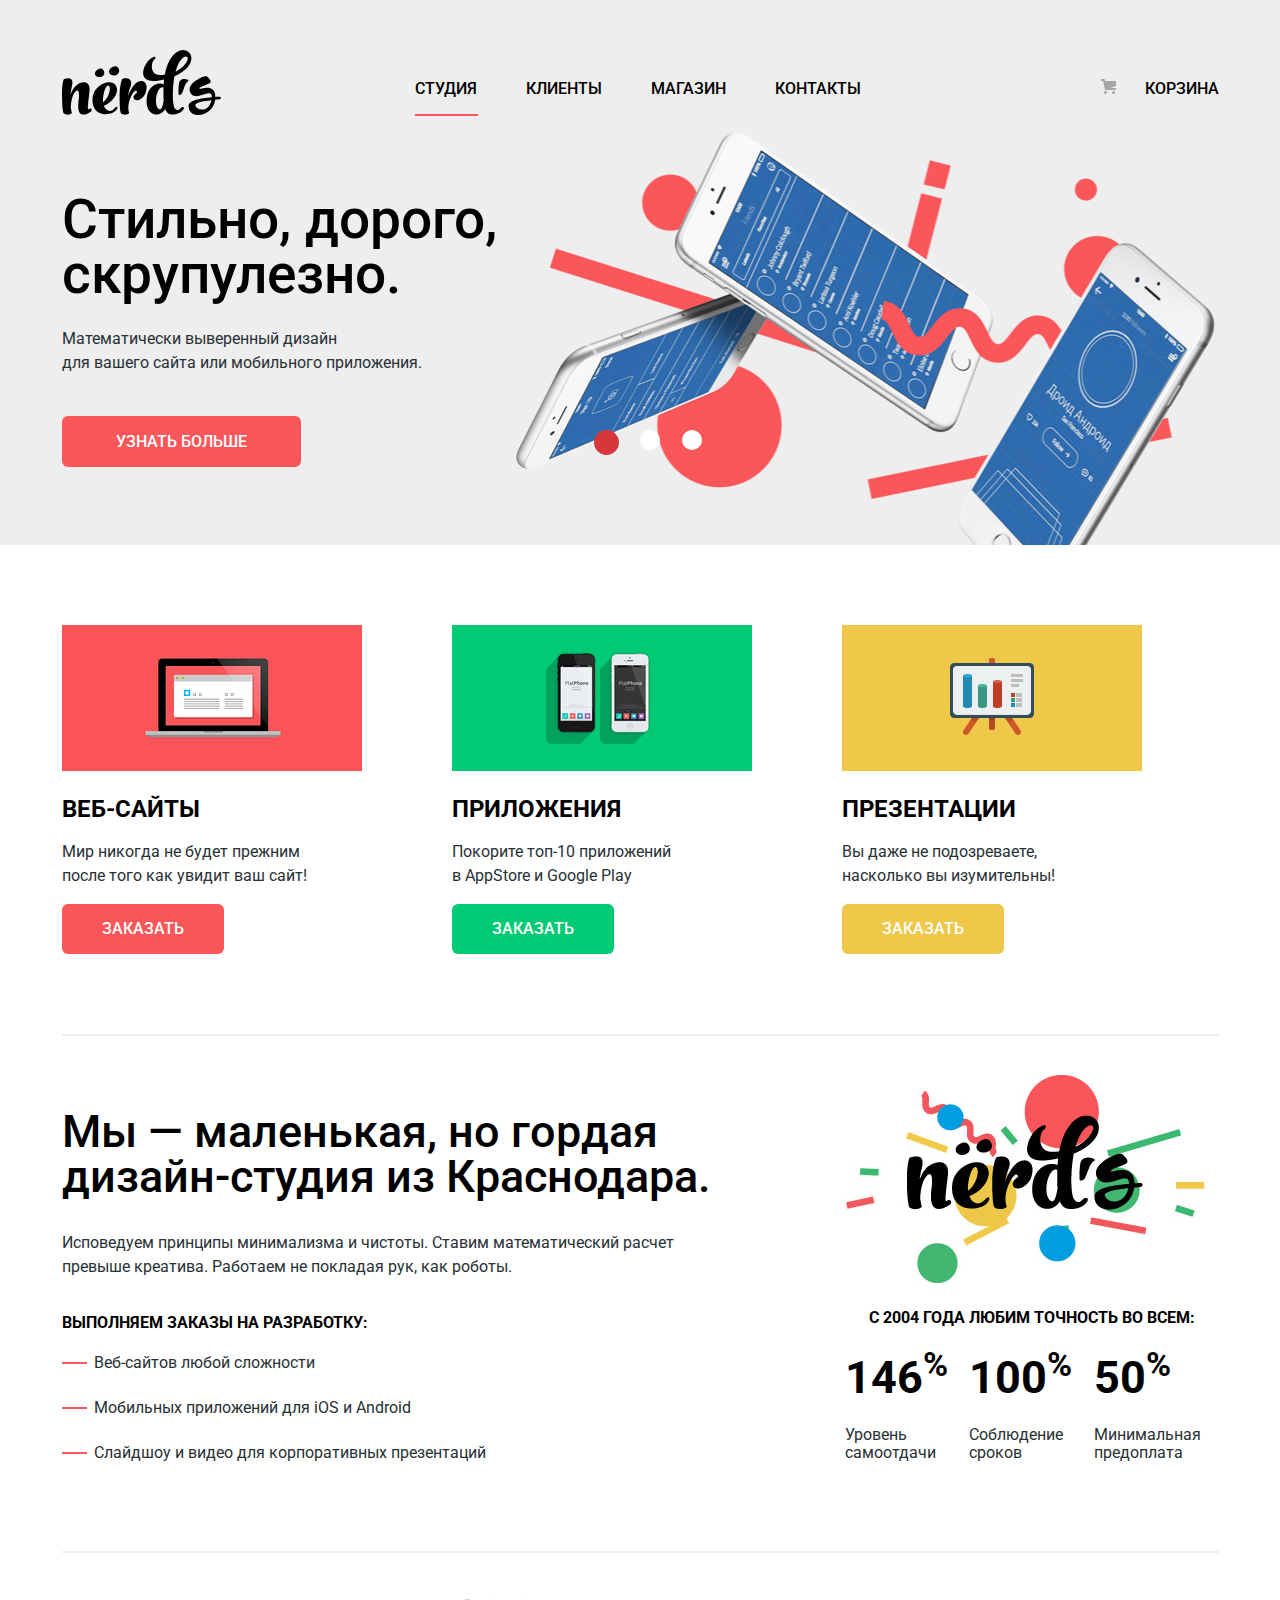
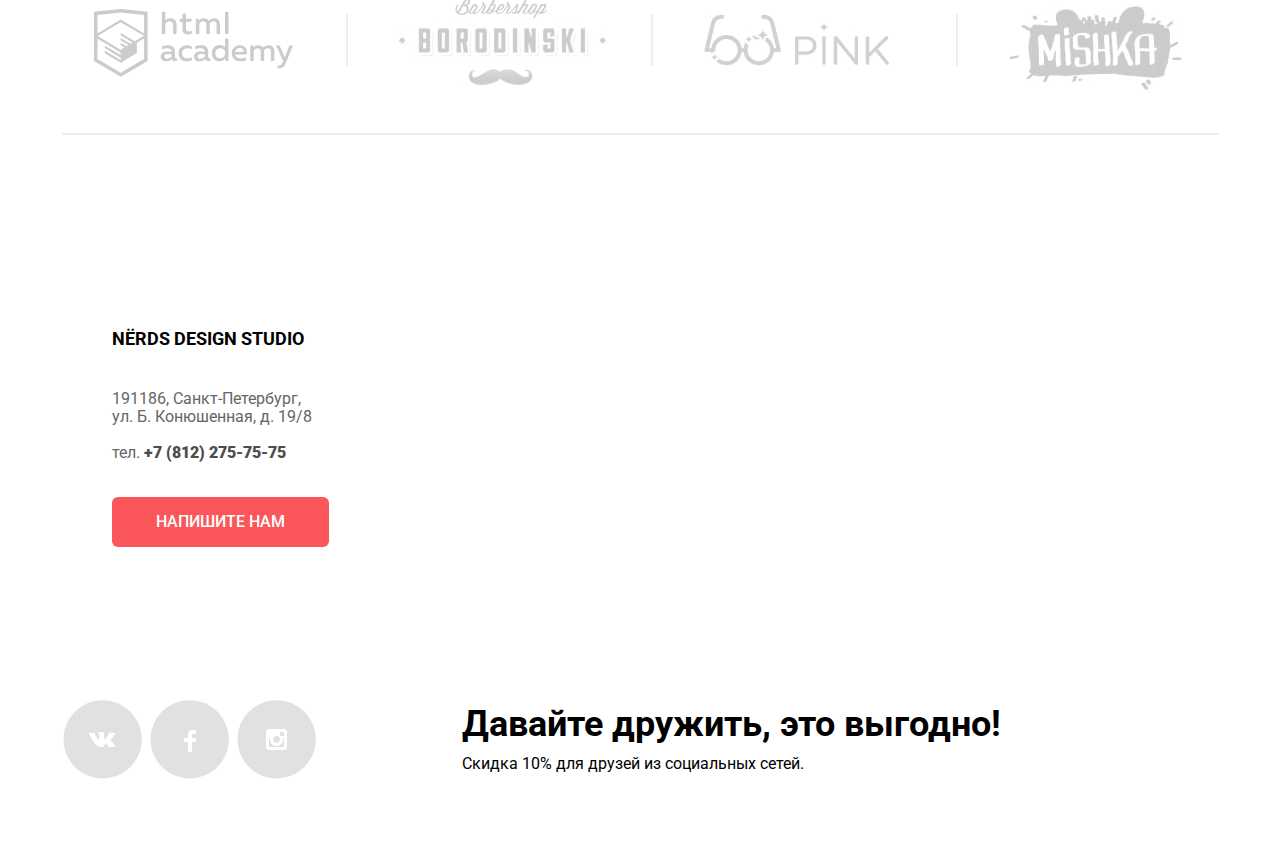
<file: index.html>
<!DOCTYPE html>
<html lang="ru" class="page">

<head>
  <title>Интернет магазин Nerds</title>
  <meta charset="utf-8">
  <meta property="og:url" content="https://graph1te.github.io/">
  <meta property="og:type" content="website">
  <meta property="og:title" content="Nerds design studio">
  <meta property="og:description" content="Математически выверенный дизайн
  для вашего сайта или мобильного приложения.">
  <meta property="og:image" content="https://graph1te.github.io/img/svg/nerds-logo.svg">
  <link rel="preconnect" href="https://fonts.gstatic.com">
  <link
    href="https://fonts.googleapis.com/css2?family=Roboto:ital,wght@0,100;0,300;0,400;0,500;0,700;0,900;1,100;1,300;1,400;1,500;1,700;1,900&display=swap"
    rel="stylesheet">
  <link rel="stylesheet" href="css/normalize.css">
  <link rel="stylesheet" href="css/style.min.css">
</head>

<body class="page-body">
  <header class="main-header">
    <nav class="main-navigation">
      <div class="main-navigation-wrapper">
        <div class="logo">
          <a class="main-header-logo" href="index.html"><img src="img/svg/nerds-logo.svg" alt="Логотип Nerds"
              width="159.87px" height="65.02px"></a>
        </div>
        <ul class="site-navigation">
          <li class="current-index"><a href="index.html">Студия</a></li>
          <li><a href="#costumers">Клиенты</a></li>
          <li><a href="catalog.html">Магазин</a></li>
          <li><a href="#contacts">Контакты</a></li>
        </ul>
        <div class="cart">
          <a href="in-developing.html">Корзина</a>
        </div>
      </div>
    </nav>
    <div class="advantages">
      <section class="advantages-1 roflan">
        <div>
          <h2>Стильно, дорого, <br> скрупулезно.</h2>
          <p class="advantages-info">Математически выверенный дизайн <br> для вашего сайта или
            мобильного приложения.</p>
          <div class="more-inform"><a href="#more-info" class="button advantages-button" tabindex="0">Узнать больше</a>
          </div>
        </div>
      </section>
      <section class="advantages-2  modal-hidden roflan">
        <div>
          <h2>Любим математику <br> как никто другой.</h2>
          <p class="advantages-info">Никакого креатива, только математические формулы <br> для расчёта идеальных
            пропорций.</p>
          <div class="more-inform"><a href="#more-info" class="button advantages-button" tabindex="0">Узнать больше</a>
          </div>
        </div>
      </section>
      <section class="advantages-3 modal-hidden roflan">
        <div>
          <h2>Только ночь, <br> только хардкор.</h2>
          <p class="advantages-info">Работать днём, как все? Мы против этого. <br> Ближе к полуночи работа только
            начинается.
          </p>
          <div class="more-inform"><a href="#more-info" class="button advantages-button" tabindex="0">Узнать больше</a>
          </div>
        </div>
      </section>
      <div class="switcher">
        <button class="slider-button-1 slider-button active-slide" type="button"></button>
        <button class="slider-button-2 slider-button" type="button"></button>
        <button class="slider-button-3 slider-button" type="button"></button>
      </div>
    </div>
  </header>
  <main class="container">
    <h1 class="hidden">Интернет магазин Nerds</h1>
    <h2 class="hidden">Наши продукты</h2>
    <section class="products">
      <div>
        <img src="img/png/illustration-1%201.png" alt="" width="300" height="146">
        <h3 class="products-item">Веб-сайты</h3>
        <p class="products-info">Мир никогда не будет прежним <br> после того как увидит ваш
          сайт!</p>
        <button type="button" class="button products-button-web" tabindex="0" aria-label="Заказать">Заказать</button>
      </div>
      <div>
        <img src="img/png/illustration-2%201.png" alt="" width="300" height="146">
        <h3 class="products-item">Приложения</h3>
        <p class="products-info">Покорите топ-10 приложений <br> в AppStore и Google Play</p>
        <button type="button" class="button products-button-apps" tabindex="0" aria-label="Заказать">Заказать</button>
      </div>
      <div>
        <img src="img/png/illustration-3%201.png" alt="" width="300" height="146">
        <h3 class="products-item">Презентации</h3>
        <p class="products-info">Вы даже не подозреваете, <br> насколько вы изумительны!</p>
        <button type="button" class="button products-button-presentation" tabindex="0"
          aria-label="Заказать">Заказать</button>
      </div>
    </section>
    <h2 class="hidden">О нас</h2>
    <div class="line">
      <div class="information">
        <section class="about-us">
          <h2 id="more-info">Мы — маленькая, но гордая <br> дизайн-студия из Краснодара.
          </h2>
          <p class="about-us-info">Исповедуем принципы минимализма и чистоты. Ставим
            математический расчет <br> превыше
            креатива. Работаем
            не покладая рук, как роботы.</p>
        </section>
        <section class="features">
          <h3>Выполняем заказы на разработку:</h3>
          <ul id="costumers" class="features-list">
            <li class="features-list-item">Веб-сайтов любой сложности</li>
            <li class="features-list-item">Мобильных приложений для iOS и Android
            </li>
            <li class="features-list-item">Слайдшоу и видео для корпоративных
              презентаций</li>
          </ul>
        </section>
      </div>
      <section class="statistics">
        <img src="img/png/nerds-illustration 1.png" alt="" width="360" height="208">
        <h3>с 2004 года Любим точность во всем:</h3>
        <ul class="statistics-list">
          <div>
            <li class="statistics-list-item">146<sup>%</sup></li>
            <p class="statistics-list-item-info">Уровень <br> самоотдачи</p>
          </div>
          <div>
            <li class="statistics-list-item">100<sup>%</sup></li>
            <p class="statistics-list-item-info">Соблюдение <br> сроков</p>
          </div>
          <div>
            <li class="statistics-list-item">50<sup>%</sup></li>
            <p class="statistics-list-item-info">Минимальная <br> предоплата</p>
          </div>
        </ul>
      </section>
    </div>
    <section class="costumers">
      <h2 class="hidden">Клиенты</h2>
      <div class="costumer-item">
        <a href="https://htmlacademy.ru/courses" class="costumer-name pic-1"><img src="img/svg/logo-html-academiya.svg"
            alt="Html Academy logo" width="199" height="67.82"></a>
      </div>
      <div class="costumer-item">
        <a href="http://barbershop-borodinski.webflow.io/" class="costumer-name pic-2"><img
            src="img/jpg/logo barbershop.jpg" alt="Borodinski barbershop logo" width="209" height="90"></a>
      </div>
      <div class="costumer-item">
        <a href="https://hungryowl.github.io/pink/index.html" class="costumer-name pic-3"><img
            src="img/jpg/logo-pink.jpg" alt="Pink logo" width="185" height="52"></a>
      </div>
      <div class="costumer-item">
        <a href="http://kobrikov.com/mishka/" class="costumer-name pic-4"><img src="img/jpg/logo-mishka.jpg"
            alt="Mishka logo" width="173" height="84"></a>
      </div>
    </section>
  </main>
  <footer class="page-footer">
    <div class="info">
      <section class="contacts">
        <h2 id="contacts">NЁRDS DESIGN STUDIO</h2>
        <p>191186, Санкт-Петербург,<br>ул. Б. Конюшенная, д. 19/8 <br><br> тел. <a href="tel:+78122757575">+7 (812)
            275-75-75</a></p>
        <div class="cont-button"><button type="button" class="button contacts-button">Напишите нам</button></div>
      </section>
    </div>
    <figure class="map">
      <iframe src="https://snazzymaps.com/embed/3263" style="border:none;" height="416px" width="100%"
        title="Офис компании по адресу ул. Большая Конюшенная 19/8, Санкт-Петербург"></iframe>
    </figure>
    <div class="modal modal-hidden">
      <h2>Напишите нам</h2>
      <div class="modal-window">
        <form action="https://echo.htmlacademy.ru" method="post" target="_blank">
          <div class="user">
            <div class="user-name">
              <div class="user-name_input">
                <label for="user_name">Ваше имя:</label>
                <textarea name="name" id="user_name" placeholder="Имя Фамилия" required></textarea>
              </div>
            </div>
            <div class="user-email">
              <div class="user-email_input">
                <label for="email">Ваш email:</label>
                <textarea name="email" id="email" placeholder="email@example.com" required></textarea>
              </div>
            </div>
          </div>
          <div class="user-text">
            <div class="user-text_input">
              <label for="text-letter">Текст письма:</label>
              <textarea name="text-of-letter" id="text-letter" placeholder="В свободной форме" required></textarea>
            </div>
          </div>
          <button type="submit" class="button modal-button">Отправить</button>
          <button class="modal-close" type="button" tabindex="0"></button>
        </form>
      </div>
    </div>
    <div class="modal modal-hidden modal-web">
      <h2>Напишите нам</h2>
      <div class="modal-window">
        <form action="https://echo.htmlacademy.ru" method="post" target="_blank">
          <div class="user">
            <div class="user-name">
              <div class="user-name_input">
                <label for="user_name">Ваше имя:</label>
                <textarea name="nameWeb" id="user_name" placeholder="Имя Фамилия" required autofocus></textarea>
              </div>
            </div>
            <div class="user-email">
              <div class="user-email_input">
                <label for="email">Ваш email:</label>
                <textarea name="emailWeb" id="email" placeholder="email@example.com" required></textarea>
              </div>
            </div>
          </div>
          <div class="user-text">
            <div class="user-text_input">
              <label for="text-letter">Текст письма:</label>
              <textarea name="text-of-letter" id="text-letter" required readonly>Хочу заказать веб-сайт! </textarea>
            </div>
          </div>
          <button type="submit" class="button modal-button modal-button-web">Отправить</button>
          <button class="modal-close modal-close-web" type="button" tabindex="0"></button>
        </form>
      </div>
    </div>
    <div class="modal modal-hidden modal-app">
      <h2>Напишите нам</h2>
      <div class="modal-window">
        <form action="https://echo.htmlacademy.ru" method="post" target="_blank">
          <div class="user">
            <div class="user-name">
              <div class="user-name_input">
                <label for="user_name">Ваше имя:</label>
                <textarea name="nameApp" id="user_name" placeholder="Имя Фамилия" required autofocus></textarea>
              </div>
            </div>
            <div class="user-email">
              <div class="user-email_input">
                <label for="email">Ваш email:</label>
                <textarea name="emailApp" id="email" placeholder="email@example.com" required></textarea>
              </div>
            </div>
          </div>
          <div class="user-text">
            <div class="user-text_input">
              <label for="text-letter">Текст письма:</label>
              <textarea name="text-of-letter" id="text-letter" placeholder="В свободной форме" required
                readonly>Хочу заказать приложение! </textarea>
            </div>
          </div>
          <button type="submit" class="button modal-button modal-button-green">Отправить</button>
          <button class="modal-close modal-close-app" type="button" tabindex="0"></button>
        </form>
      </div>
    </div>
    <div class="modal modal-hidden modal-presentation">
      <h2>Напишите нам</h2>
      <div class="modal-window">
        <form action="https://echo.htmlacademy.ru" method="post" target="_blank">
          <div class="user">
            <div class="user-name">
              <div class="user-name_input">
                <label for="user_name">Ваше имя:</label>
                <textarea name="namePr" id="user_name" placeholder="Имя Фамилия" required autofocus></textarea>
              </div>
            </div>
            <div class="user-email">
              <div class="user-email_input">
                <label for="email">Ваш email:</label>
                <textarea name="emailPr" id="email" placeholder="email@example.com" required></textarea>
              </div>
            </div>
          </div>
          <div class="user-text">
            <div class="user-text_input">
              <label for="text-letter">Текст письма:</label>
              <textarea name="text-of-letter" id="text-letter" placeholder="В свободной форме" required
                readonly>Хочу заказать презентацию! </textarea>
            </div>
          </div>
          <button type="submit" class="button modal-button modal-button-yellow">Отправить</button>
          <button class="modal-close modal-close-presentation" type="button" tabindex="0"></button>
        </form>
      </div>
    </div>
    </div>

    <section class="links">
      <div class="links-logo">
        <a href="https://vk.com/ndwmnt" class="links-link">
          <div class="links-logo-vk" aria-label="Ссылка вк"></div>
        </a>
        <a href="https://www.facebook.com/people/%D0%95%D0%B3%D0%BE%D1%80-%D0%90%D0%BD%D0%B4%D0%B5%D1%80%D1%81/100026988619977"
          class="links-link">
          <div class="links-logo-fb" aria-label="Ссылка фейсбук"></div>
        </a>
        <a href="https://www.instagram.com/_ndwmnt_" class="links-link">
          <div class="links-logo-insta" aria-label="Ссылка инстаграм"></div>
        </a>
      </div>
      <div class="links-text">
        <h2>Давайте дружить, это выгодно!</h2>
        <p>Скидка 10% для друзей из социальных сетей.</p>
      </div>
    </section>
  </footer>
  <script src="js/script.min.js"></script>
</body>

</html>
</file>
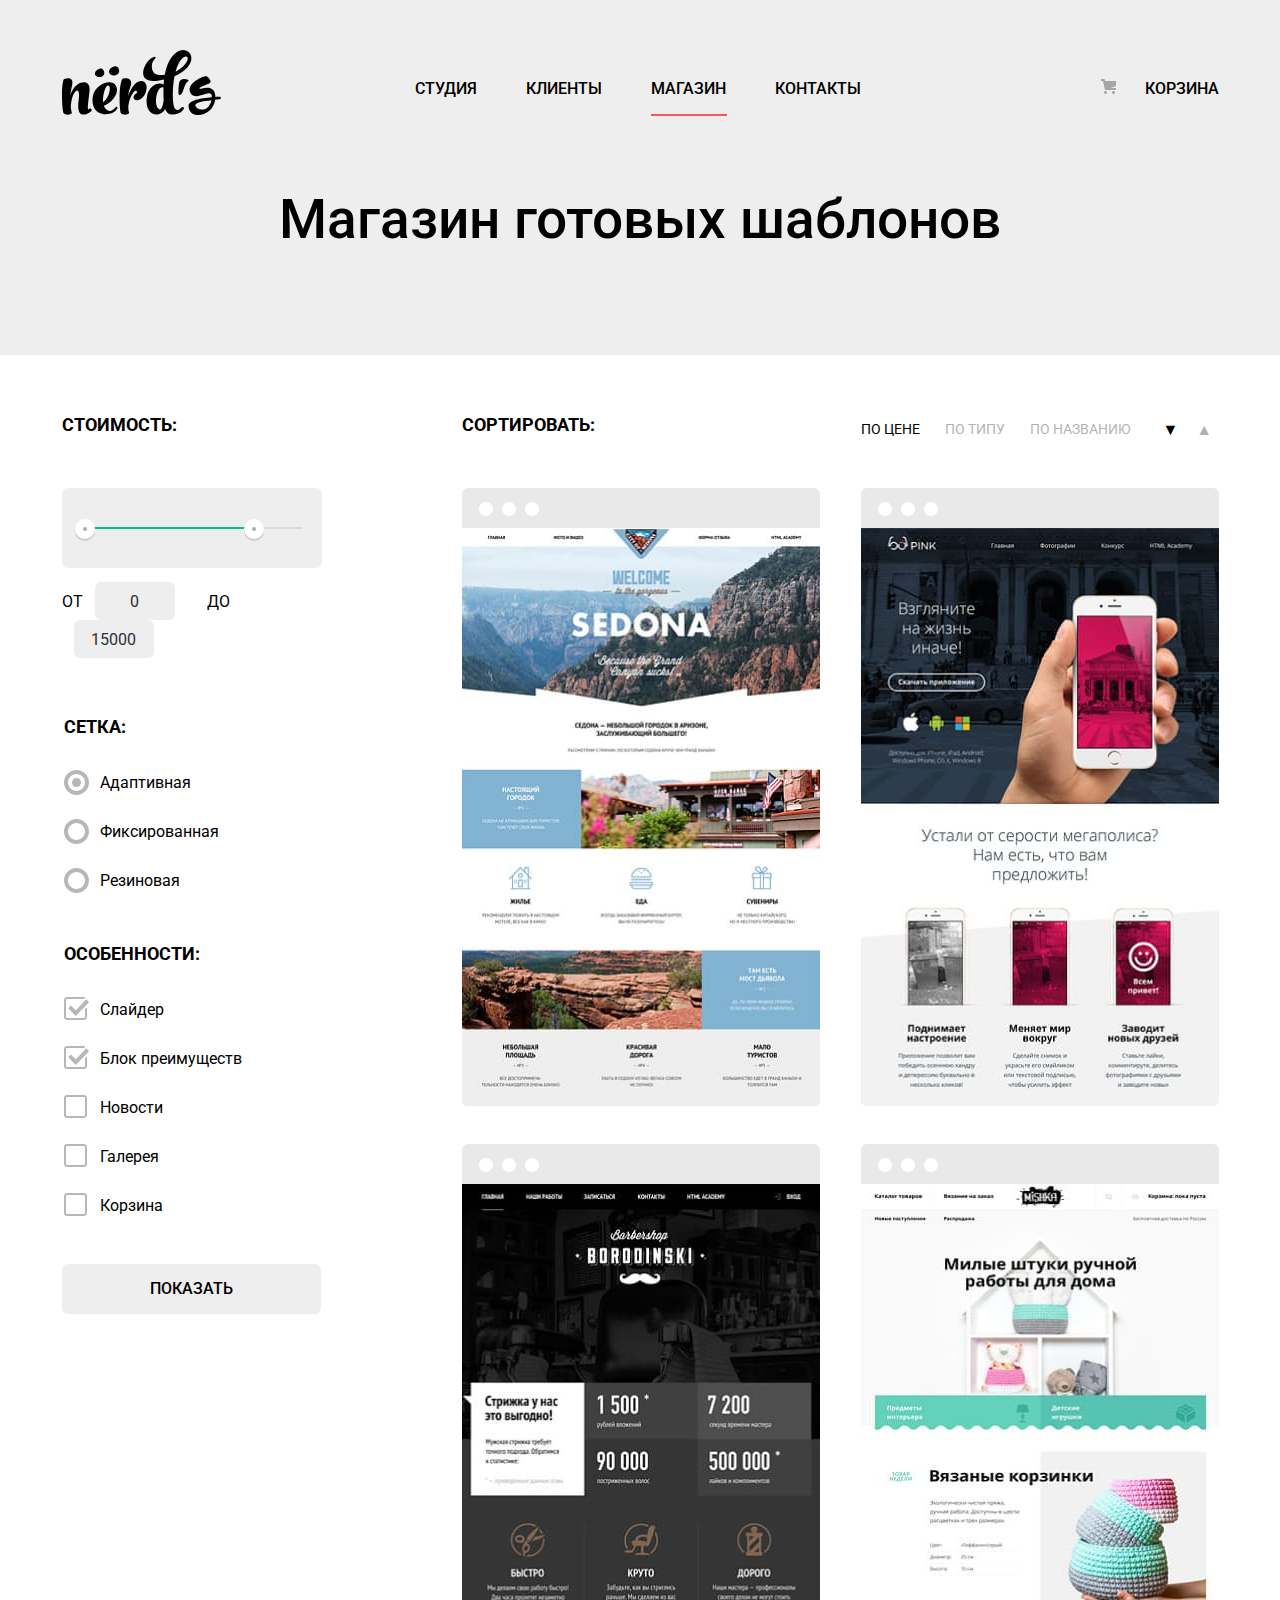
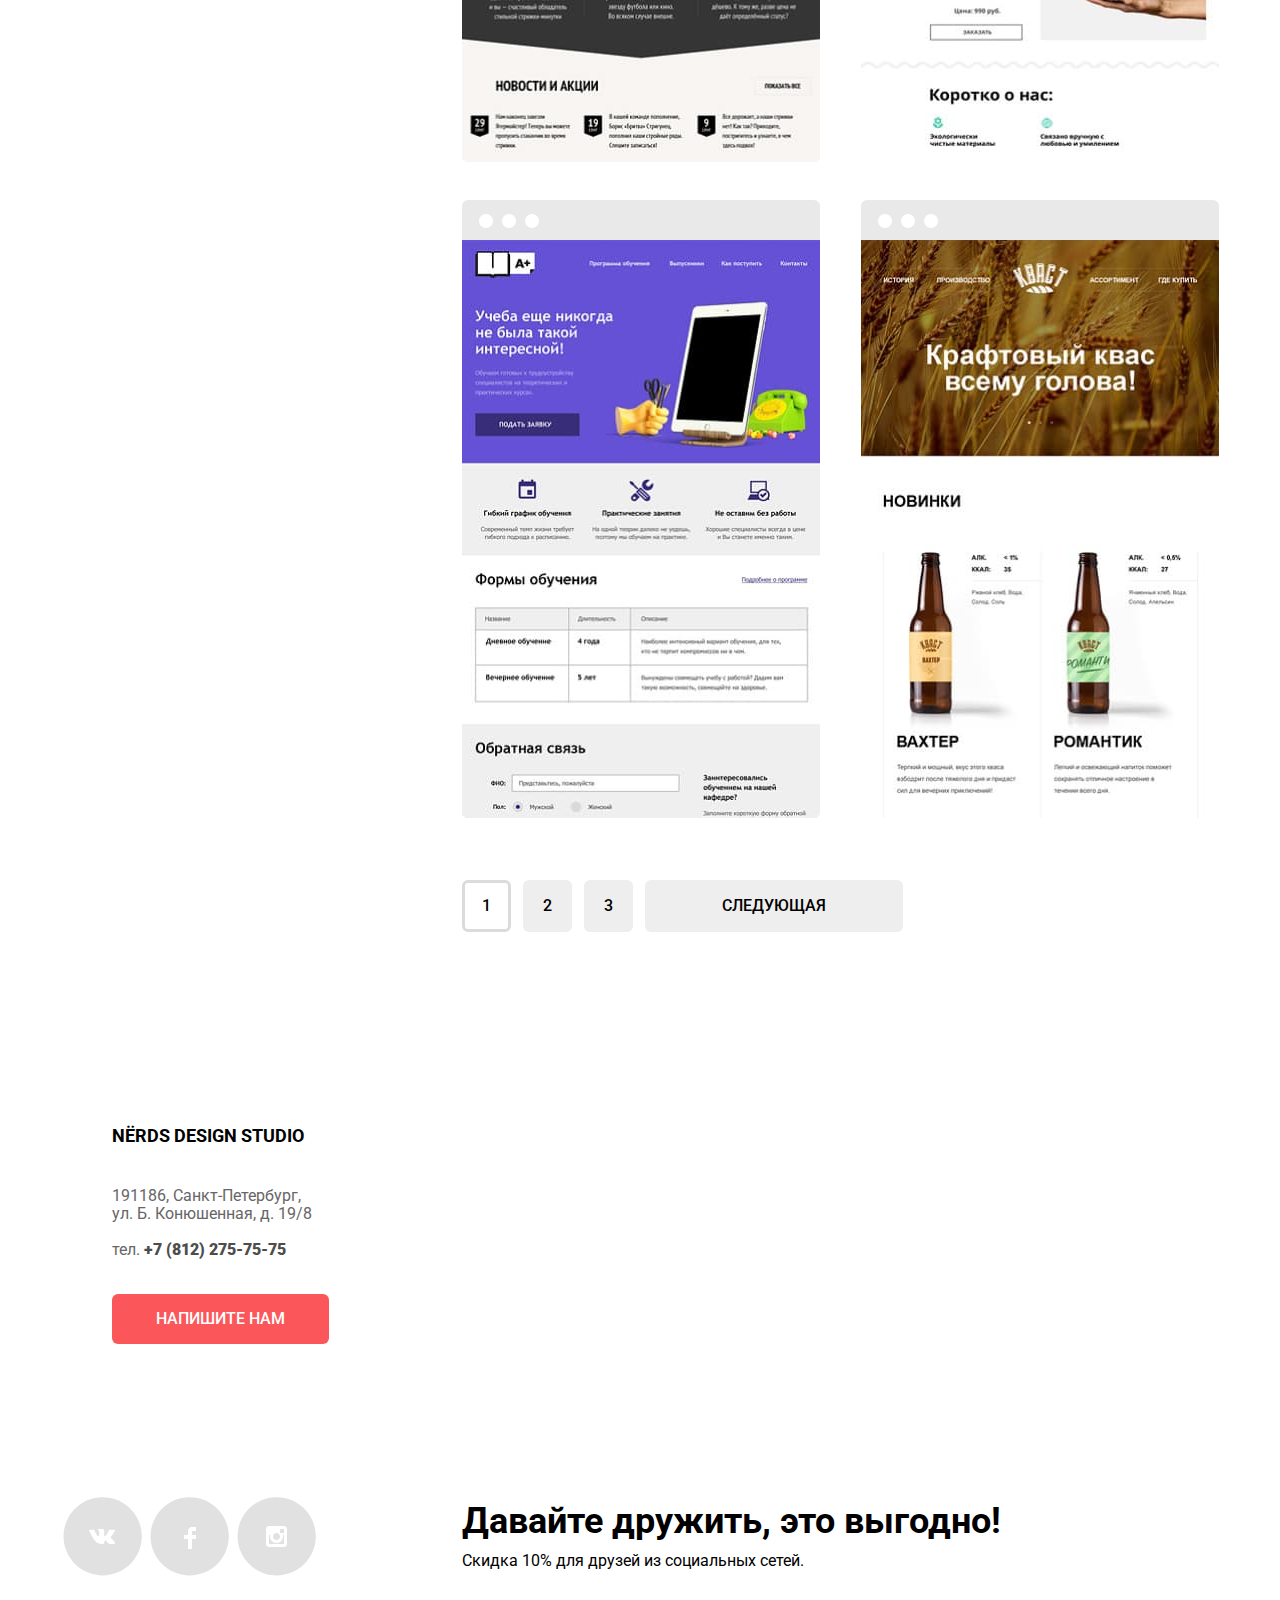
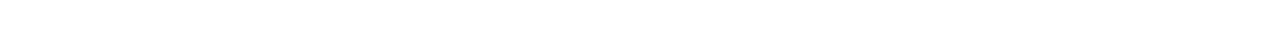
<file: catalog.html>
<!DOCTYPE html>
<html lang="ru" class="page">

<head>
  <title>Магазин готовых шаблонов</title>
  <meta charset="utf-8">
  <meta property="og:url" content="https://graph1te.github.io/">
  <meta property="og:type" content="website">
  <meta property="og:title" content="Nerds design studio">
  <meta property="og:description" content="Математически выверенный дизайн
  для вашего сайта или мобильного приложения.">
  <meta property="og:image" content="https://graph1te.github.io/img/svg/nerds-logo.svg">
  <link rel="preconnect" href="https://fonts.gstatic.com">
  <link
    href="https://fonts.googleapis.com/css2?family=Roboto:ital,wght@0,100;0,300;0,400;0,500;0,700;0,900;1,100;1,300;1,400;1,500;1,700;1,900&display=swap"
    rel="stylesheet">
  <link rel="stylesheet" href="css/normalize.css">
  <link rel="stylesheet" href="css/style.min.css">
</head>

<body class="page-body">
  <header class="main-header header-shop">
    <nav class="main-navigation">
      <div class="main-navigation-wrapper">
        <div class="logo">
          <a class="main-header-logo" href="index.html"><img src="img/svg/nerds-logo.svg" alt="Логотип Nerds"
              width="159.87px" height="65.02px"></a>
        </div>
        <ul class="site-navigation">
          <li><a href="index.html">Студия</a></li>
          <li><a href="index.html#costumers">Клиенты</a></li>
          <li class="current-catalog"><a href="catalog.html">Магазин</a></li>
          <li><a href="#contacts">Контакты</a></li>
        </ul>
        <div class="cart">
          <a href="in-developing.html">Корзина</a>
        </div>
      </div>
    </nav>
    <div class="headline">
      <h1>Магазин готовых шаблонов</h1>
    </div>
  </header>
  <main class="container shop-main">
    <aside class="filter">
      <form method="get" action="https://echo.htmlacademy.ru" target="_blank">
        <fieldset class="filter_cost">
          <legend class="filter_headline-cost">Стоимость:</legend>
          <div class="range-filter">
            <div class="cost-range">
              <div class="range-controls">
                <div class="scale">
                  <div class="bar" style="
                    width: 80%;
                    margin-left: 0%;
                    "></div>
                </div>
                <div class="toggle toggle-min" tabindex="0" style="
                  left: 5%;
                "></div>
                <div class="toggle toggle-max" tabindex="0" style="
                  left: 70%;
                "></div>
              </div>
            </div>
            <div class="cost">
              <span class="cost-item"><label>ОТ<input type="number" min="0" max="15000" value="0"
                    class="filter_number"></label></span>
              <span class="cost-item"></span><label>ДО<input type="number" min="0" max="15000" value="15000"
                  class="filter_number"></label></span>
            </div>
          </div>
        </fieldset>
        <fieldset class="filter_grid">
          <legend class="filter_headline" tabindex="0">Сетка:</legend>
          <span class="filter_container-grid">
            <input type="radio" name="radio-filter" tabindex="0" class="filter_text hidden" id="adaptive" value="Адаптивная" checked>
            <label class="filter-item filter-item_radio" for="adaptive">
              <div class="label-text">Адаптивная</div>
            </label>
          </span>
          <span class="filter_container-grid">
            <input type="radio" name="radio-filter" tabindex="0" class="filter_text hidden" id="fixed" value="Фиксированная">
            <label class="filter-item filter-item_radio" for="fixed">
              <div class="label-text">Фиксированная</div>
            </label>
          </span>
          <span class="filter_container-grid">
            <input type="radio" name="radio-filter" tabindex="0" class="filter_text hidden" id="flexed" value="Резиновая">
            <label class="filter-item filter-item_radio" for="flexed">
              <div class="label-text">Резиновая</div>
            </label>
          </span>
        </fieldset>
        <fieldset class="filter_benefits">
          <legend class="filter_headline">Особенности:</legend>
          <span class="filter_container-ben">
            <input type="checkbox" name="Слайдер" class="filter_text hidden" id="slider"  checked>
            <label class="filter-item filter-item_checkbox" for="slider">
              <div class="label-text">Слайдер</div>
            </label>
          </span>
          <span class="filter_container-ben">
            <input type="checkbox" name="Блок преимуществ" class="filter_text hidden" id="advantages_block" checked>
            <label class="filter-item filter-item_checkbox" for="advantages_block">
              <div class="label-text">Блок преимуществ</div>
            </label></span>
          <span class="filter_container-ben">
            <input type="checkbox" name="Новости" class="filter_text hidden" id="news">
            <label class="filter-item filter-item_checkbox" for="news">
              <div class="label-text">Новости</div>
            </label>
          </span>
          <span class="filter_container-ben">
            <input type="checkbox" name="Галерея" class="filter_text hidden" id="gallery">
            <label class="filter-item filter-item_checkbox" for="gallery">
              <div class="label-text">Галерея</div>
            </label>
          </span>
          <span class="filter_container-ben">
            <input type="checkbox" name="Корзина" class="filter_text hidden" id="trashbox">
            <label class="filter-item filter-item_checkbox" for="trashbox">
              <div class="label-text">Корзина</div>
            </label>
          </span>
        </fieldset>
        <button type="submit" class="button show">Показать</button>
      </form>
    </aside>
    <div class="content">
      <section class="shop_navigation">
        <div class="shop_navigation_headline">
          <h2>Сортировать:</h2>
        </div>
        <div class="shop_navigation_atributes">
          <div class="atributes_item active-item">
            <a href="#">По цене</a>
          </div>
          <div class="atributes_item">
            <a href="#">По типу</a>
          </div>
          <div class="atributes_item">
            <a href="#">По названию</a>
          </div>
        </div>
        <div class="atributes_item_button">
          <button type="button" class="triangles_button active-item">&#9660;</button>
          <button type="button" class="triangles_button">&#9650;</button>
        </div>
      </section>
      <section class="goods">
        <div class="good_item">
          <img src="img/catalog/print-sedona.jpg" alt="скриншот сайта Седона" width="358" height="578">
          <div class="buy">
            <h2>Sedona</h2>
            <p>Информационный сайт <br> для туристов</p>
            <button type="button" class="button buy-button">14 990 ₽</button>
          </div>
        </div>
        <div class="good_item"><img src="img/catalog/print-pink.jpg" alt="скриншот сайта Pink" width="358" height="578">
          <div class="buy">
            <h2>pink</h2>
            <p>Лендинг приложения <br> для iOS и Android</p>
            <button type="button" class="button buy-button">14 990 ₽</button>
          </div>
        </div>
        <div class="good_item"><img src="img/catalog/print-barbershop.jpg" alt="скриншот сайта барбершопа Бородинский"
            width="358" height="578">
          <div class="buy">
            <h2>BARBERSHOP</h2>
            <p>Салон красоты <br> для брутальных мужчин</p>
            <button type="button" class="button buy-button">13 900 ₽</button>
          </div>
        </div>
        <div class="good_item"><img src="img/catalog/print-mishka.jpg" alt="скриншот сайта Мишка" width="358"
            height="578">
          <div class="buy">
            <h2>MISHKA</h2>
            <p>Интернет магазин <br> вязаных игрушек</p>
            <button type="button" class="button buy-button">11 900 ₽</button>
          </div>
        </div>
        <div class="good_item"><img src="img/catalog/print-a%20plus.jpg" alt="скриншот сайта A-plus" width="358"
            height="578">
          <div class="buy">
            <h2>A-PLUS</h2>
            <p>Лендинг курсов <br> повышения квалификации</p>
            <button type="button" class="button buy-button">9 900 ₽</button>
          </div>
        </div>
        <div class="good_item"><img src="img/catalog/print-kvast.jpg" alt="скриншот сайта Кваст" width="358"
            height="578">
          <div class="buy">
            <h2>Кваст</h2>
            <p>Сайт производителя <br> крафтового кваса</p>
            <button type="button" class="button buy-button">8 900 ₽</button>
          </div>
        </div>
      </section>
      <section class="pagination">
        <button type="button" class="button page_number_active">1</button>
        <button type="button" class="button page_number">2</button>
        <button type="button" class="button page_number">3</button>
        <button type="button" class="button page_number number-next">Следующая</button>
      </section>
    </div>
  </main>
  <footer class="page-footer">
    <div class="info">
      <section class="contacts">
        <h2 id="contacts">NЁRDS DESIGN STUDIO</h2>
        <p>191186, Санкт-Петербург,<br>ул. Б. Конюшенная, д. 19/8 <br><br> тел. <a href="tel:+78122757575">+7 (812)
            275-75-75</a></p>
        <div class="cont-button"><button type="button" class="button contacts-button">Напишите нам</button></div>
      </section>
    </div>
    <figure class="map">
      <iframe src="https://snazzymaps.com/embed/3263" style="border:none;" height="416px" width="100%"
        title="Офис компании по адресу ул. Большая Конюшенная 19/8, Санкт-Петербург"></iframe>
    </figure>
    <section class="links">
      <div class="links-logo">
        <a href="https://vk.com/ndwmnt" class="links-link">
          <div class="links-logo-vk" aria-label="Ссылка вк"></div>
        </a>
        <a href="https://www.facebook.com/people/%D0%95%D0%B3%D0%BE%D1%80-%D0%90%D0%BD%D0%B4%D0%B5%D1%80%D1%81/100026988619977"
          class="links-link">
          <div class="links-logo-fb" aria-label="Ссылка фейсбук"></div>
        </a>
        <a href="https://www.instagram.com/_ndwmnt_" class="links-link">
          <div class="links-logo-insta" aria-label="Ссылка инстаграм"></div>
        </a>
      </div>
      <div class="links-text">
        <h2>Давайте дружить, это выгодно!</h2>
        <p>Скидка 10% для друзей из социальных сетей.</p>
      </div>
    </section>
  </footer>
</body>

</html>
</file>
<file: css/style.min.css>
:root{--basic-header:#EEE;--basic-grey-darker:#666;--basic-grey-main-background:#888;--basic-grey-gradient:0deg,#E1E1E1,#E1E1E1,#FFFFFF;--basic-black:#000;--basic-black-lighter:#444;--basic-black-darker:#283136;--basic-white:#FFF;--basic-bag:#A6A6A6;--basic-radio:#4D4D4D;--basic-light-green:#00CA74;--basic-green:#00BC6C;--basic-dark-green:#00AA62;--basic-light-yellow:#EFC84A;--basic-yellow:#EAB534;--basic-dark-yellow:#E5A722;--basic-light-red:#FB565A;--basic-red:#E74246;--basic-dark-red:#D7373B;--special-red:#E74246;--special-grey-dark:#D5D5D5;--special-grey-light:#DFDFDF}body{min-width:1157px;margin:0;padding:0;font-family:"Roboto",Arial,sans-serif;font-weight:400;font-size:16px;line-height:24px;color:var(--basic-black);background-color:var(--basic-white);background-repeat:no-repeat;background-position:top center}@keyframes bounce{0%{transform:translateY(-2000px)}70%{transform:translateY(30px)}90%{transform:translateY(-10px)}100%{transform:translateY(0)}}@keyframes rofl{0%{transform:translateX(-2000px)}70%{transform:translateX(30px)}100%{transform:translateX(0)}}a{text-decoration:none}img{max-width:100%;height:auto}.hidden{position:absolute;clip:rect(0 0 0 0);width:1px;height:1px;margin:-1px}.page{height:100%}.container{width:1157px;margin:0 auto;padding:0}.page-body{min-height:100%;display:grid;grid-template-rows:min-content 1fr min-content;align-content:start}.main-header{background-color:var(--basic-header)}.logo{height:65px;width:160px}.site-navigation,.cart{font-family:Roboto;font-style:normal;font-weight:500;font-size:16px;line-height:30px;list-style:none;margin:0;padding:0;text-transform:uppercase;color:var(--basic-black);background-color:var(--basic-header)}.main-navigation-wrapper{display:grid;grid-template-columns:min-content 1fr min-content;width:1157px;margin:0 auto;padding:49px 0 0}.site-navigation li{display:inline;margin-right:45px}.site-navigation,.cart{padding-top:25px}.site-navigation a:hover,.cart a:hover{color:var(--basic-light-red);background-color:var(--basic-header)}.site-navigation a:active,.cart a:active{color:rgba(0,0,0,.3);background-color:var(--basic-header)}.site-navigation{text-align:center;vertical-align:top;background-color:var(--basic-header)}.cart{text-align:right;background-color:var(--basic-header);width:120px}.main-header-logo:focus{opacity:.5;background-color:var(--basic-header)}.site-navigation a,.cart a{color:var(--basic-black);background-color:var(--basic-header)}.advantages{display:grid;width:1157px;grid-template-columns:1fr min-content;margin:0 auto;position:relative}.advantages-slider{width:760px;height:431px}.pic-1 img{margin-top:10px}.pic-3 img{margin-top:15px}.pic-4 img{margin-top:7px}.cart::before{content:url(../img/svg/cart-icon.svg);padding-right:24.84px}.button{font-family:Roboto;font-weight:500;font-size:16px;line-height:18px;text-align:center;text-transform:uppercase;color:var(--basic-white);box-shadow:none;border:none;transition:.2s;cursor:pointer;border-radius:6px;outline:none}.modal-button{padding:16px 83px;background-color:var(--basic-light-red);color:var(--basic-white)}.modal-button:hover{background-color:var(--basic-red)}.modal-button:active{background-color:var(--basic-dark-red);color:rgba(255,255,255,.3);box-shadow:inset 0 3px 0 rgba(0,1,1,.1)}.products-button-web{background-color:var(--basic-light-red);padding:16px 40px}.contacts-button{background-color:var(--basic-light-red);padding:16px 44px}.advantages-button{background-color:var(--basic-light-red);padding:16px 54px}.advantages-button:hover,.products-button-web:hover,.contacts-button:hover{background-color:var(--basic-red)}.advantages-button:active,.products-button-web:active,.contacts-button:active{background-color:var(--basic-dark-red);color:rgba(255,255,255,.3);box-shadow:inset 0 3px 0 rgba(0,1,1,.1)}.products-button-apps,.modal-button-green{background-color:var(--basic-light-green);border-color:var(--basic-light-green);padding:16px 40px}.products-button-apps:hover,.modal-button-green:hover{background-color:var(--basic-green);}.products-button-apps:active,.modal-button-green:hover{background-color:var(--basic-dark-green);color:rgba(255,255,255,.3);box-shadow:inset 0 3px 0 rgba(0,1,1,.1)}.products-button-presentation,.modal-button-yellow{background-color:var(--basic-light-yellow);padding:16px 40px}.products-button-presentation:hover,.modal-button-yellow:hover{background-color:var(--basic-yellow)}.products-button-presentation:active,.modal-button-yellow:active{background-color:var(--basic-dark-yellow);color:rgba(255,255,255,.3);box-shadow:inset 0 3px 0 rgba(0,1,1,.1)}.modal-button-yellow,.modal-button-green{padding:16px 83px;color:var(--basic-white)}.advantages h2{font-weight:500;font-size:55px;line-height:55px;color:var(--basic-black);margin-block-start:78px;margin-block-end:0}.more-inform{width:240px;height:50px;margin-bottom:65px}.statistics h3,.features h3{font-weight:700;text-transform:uppercase;font-size:16px;line-height:24px}.statistics h3{text-align:center}.products-item{font-weight:700;font-size:24px;line-height:30px;text-transform:uppercase;padding:16px 25px 0 0;margin-block-start:0;margin-block-end:0}.info{position:relative;width:1157px;margin:0 auto;z-index:999}.contacts{font-weight:700;font-size:18px;line-height:30px;color:var(--basic-black);text-transform:uppercase;display:flex;flex-wrap:wrap;position:absolute;width:319px;min-height:308px;top:140px;background-color:var(--basic-white)}.map{width:100%;height:416px}.contacts h2{font-size:18px;line-height:30px;text-align:left;margin:49px auto 0 50px}.links h2{font-weight:700;font-size:36px;line-height:36px;color:var(--basic-black)}.about-us h2{font-weight:500;font-size:45px;line-height:45px;margin-block-start:34px;margin-block-end:0}.about-us-info{margin:32px 0}.advantages-info,.products-info,.about-us-info,.features-list-item{font-weight:400;color:var(--basic-black-darker);font-size:16px;line-height:24px}.features-list-item{position:relative;padding-left:32px;padding-bottom:21px}.advantages-1{background-image:url(../img/png/nerds-index-slide1\ 1.png);background-position:106% 0;background-repeat:no-repeat;transition:1s}.advantages-2{background-image:url(../img/png/nerds-index-slide2\ 1\ \(1\).png);background-position:100% 0;background-repeat:no-repeat}.advantages-3{background-image:url(../img/png/nerds-index-slide3\ 1.png);background-position:100% 0;background-repeat:no-repeat}.advantages-info{margin-block-start:25px;margin-block-end:55px}.statistics-list-item-info{font-weight:400;font-size:16px;line-height:18px;color:var(--basic-black-darker)}.statistics-list-item{font-weight:700;font-size:45px;line-height:64px;color:var(--basic-black);list-style:none}.features-list{list-style:none;margin:0;padding:0}.features-list-item::before{position:absolute;transform:translateY(-50%);left:0;top:27%;content:'';width:25px;height:2px;background-color:var(--basic-light-red)}.contacts p{text-transform:none;font-weight:400;font-size:16px;line-height:18px;color:var(--basic-grey-darker);text-align:left;margin:0 auto 0 50px;margin-block-end:0;padding:0}.links-logo{font-weight:400;font-size:16px;line-height:22px;color:var(--basic-black-lighter)}.cont-button{margin:0 50px}.costumers img{opacity:.2}.costumers img:hover{opacity:1}.costumers img:active{opacity:.1}.contacts a{font-weight:900;color:var(--basic-radio)}.products img{background-color:var(--basic-white)}.links{display:grid;grid-template-columns:min-content 1fr;width:1157px;margin:0 auto}.links-text{padding:45px 139px}.links-text h2{margin-block-end:0}.links-text p{margin:10px 0}.links-logo{background-color:var(--basic-white);width:261px;height:81px;display:grid;grid-template-columns:1fr 1fr 1fr;padding:68px 0}.links-logo-vk{background-image:url(../img/svg/Group\ 12.svg);width:81px;height:81px}.links-logo-vk:hover{background-image:url(../img/svg/vk\ hover.svg);width:81px;height:81px}.links-logo-vk:active{background-image:url(../img/svg/vk\ active.svg);width:81px;height:81px}.links-logo-fb{background-image:url(../img/svg/Group\ 13.svg);width:81px;height:81px}.links-logo-fb:hover{background-image:url(../img/svg/fb\ hover.svg);width:81px;height:81px}.links-logo-fb:active{background-image:url(../img/svg/fb\ active.svg);width:81px;height:81px}.links-logo-insta{background-image:url(../img/svg/Group\ 14.svg);width:81px;height:81px}.links-logo-insta:hover{background-image:url(../img/svg/insta\ hover.svg);width:81px;height:81px}.links-logo-insta:active{background-image:url(../img/svg/insta\ active.svg);width:81px;height:81px}.line{padding:39px 0 65px 0;border-top:2px solid var(--basic-header);display:grid;grid-template-columns:1fr 374px;margin:0 auto}.costumers{display:flex;justify-content:space-between;padding:46px 0 44px 32px;border-top:2px solid var(--basic-header);border-bottom:2px solid var(--basic-header)}.products{display:grid;grid-template-columns:1fr 1fr 1fr;column-gap:14.34px;padding:80px 0}.statistics-list{display:grid;grid-template-columns:1fr 1fr 1fr;margin:0;padding:0}.costumer-item{width:209px;height:90px;position:relative}.costumer-item:not(:last-child)::after{content:"";position:absolute;width:2px;height:52px;background-color:var(--basic-header);left:252px;top:15px}.map{margin-block-start:80px;margin-block-end:0;margin-inline-start:0;margin-inline-end:0}.filter{min-width:400px;max-width:400px}.headline{display:grid;grid-template-columns:1fr;width:1157px;margin:0 auto;padding:0;margin-top:78px;margin-bottom:108px}.headline h1{font-weight:500;font-size:55px;line-height:55px;text-align:center;margin:0}.triangles_button{outline:none;border:0;background:transparent;opacity:.3;padding:0;padding-right:18px;cursor:pointer}.triangles_button:last-child{padding-right:0}.shop_navigation{text-transform:uppercase;color:var(--basic-black);display:flex;margin-bottom:48px}.shop_navigation h2{font-weight:700;font-size:18px;line-height:30px;margin:0;padding:0}.shop_navigation a{font-size:14px;line-height:18px;opacity:.3;color:var(--basic-black);text-decoration:none}.shop_navigation a:hover,.triangles_button:hover{opacity:.6}.shop_navigation a:active,.triangles_button:active{opacity:1}.filter_headline{font-weight:700;font-size:18px;line-height:30px;text-transform:uppercase;margin:0;padding:0;margin-bottom:29px}.filter-text{font-size:16px;line-height:19px;color:var(--basic-black-darker)}.show{padding:16px 88px;color:var(--basic-black);background-color:var(--basic-header)}.show:hover{background-color:var(--special-grey-light)}.show:active{background-color:var(--special-grey-light);color:rgba(0,1,1,.1);box-shadow:inset 0 3px 0 rgba(0,1,1,.1)}.page_number{color:var(--basic-black);background-color:var(--basic-header);padding:17px 20px;margin:0}.page_number_active{color:var(--basic-black);background-color:var(--basic-white);padding:14px 17px;margin:0;border-radius:6px;border:3px solid #DBDBDB}.number-next{padding:17px 77px;margin:0}.page_number:hover,.page_number_active:hover{background-color:var(--special-grey-light)}.page_number:active{color:rgba(0,1,1,.1);background-color:var(--special-grey-light);box-shadow:inset 0 3px 0 rgba(0,1,1,.1)}.page_number_active:active{border:0;padding:17px 20px;color:rgba(0,1,1,.1);background-color:var(--special-grey-light);box-shadow:inset 0 3px 0 rgba(0,1,1,.1)}fieldset{border:none}.filter_number{font-family:"Roboto",Arial;background-color:var(--basic-header);font-size:16px;line-height:22px;border:none;text-transform:uppercase;width:80px;height:38px;padding:0;margin:0;margin-left:12px;color:var(--basic-black-darker);text-align:center;border-radius:6px}input[type="number"]::-webkit-outer-spin-button,input[type="number"]::-webkit-inner-spin-button{-webkit-appearance:none}input[type='number'],input[type="number"]:hover,input[type="number"]:focus{appearance:none;-moz-appearance:textfield}.filter_grid,.filter_benefits{display:flex;flex-wrap:wrap;width:260px;margin-bottom:46px;padding:0}.filter_container-grid,.filter_container-ben{padding:0;margin:0;padding-bottom:25px;width:160px;padding-left:36px;position:relative}.filter_container-grid:last-child{padding:0;margin:0;padding-left:36px}.filter_container-ben:last-child{padding:0;margin:0;padding-left:36px}.filter_cost{display:flex;flex-wrap:wrap;padding:0;margin:0;width:260px}.cost-range{background-color:var(--basic-header);height:80px;width:260px;margin-bottom:14px;position:relative;border-radius:6px}.cost-range input{width:200px;margin-top:30px;margin-left:30px}.filter_headline-cost{font-weight:700;font-size:18px;line-height:30px;text-transform:uppercase;margin:0;padding:0;margin-bottom:48px}.cost-item{margin:0;padding:0;margin-right:14.3px}.cost{margin-bottom:54px}.header-shop{margin-bottom:55px}.shop-main{display:flex}.goods{display:flex;flex-wrap:wrap;min-height:578px}.good_item{z-index:10000;margin-top:40px;margin-right:41px;margin-bottom:31px;position:relative}.good_item:nth-child(2n){margin-right:0;margin-bottom:31px}.good_item::before{content:"";position:absolute;width:358px;height:40px;top:-40px;border-top-left-radius:6px;border-top-right-radius:6px;background-color:var(--basic-radio);opacity:.12}.good_item:hover::before{opacity:1}.good_item:hover{box-shadow:0 20px 40px rgba(0,0,0,.4)}.good_item::after{content:"";position:absolute;width:80px;height:20px;left:16px;top:-26px;background-image:url(../img/svg/circles.svg);background-position:0 0;background-repeat:no-repeat;opacity:1}.buy{box-shadow:inset 0 4px 2px rgba(0,0,0,.4);opacity:0;margin:0;text-align:center;bottom:0;z-index:0;position:absolute;width:358px;height:231px;background-color:var(--basic-header)}.buy h2{cursor:pointer;font-weight:700;font-size:18px;line-height:30px;padding-top:26px;margin:0;text-align:center;text-transform:uppercase}.buy h2:hover{color:var(--basic-light-red)}.buy h2:active{opacity:.3}.buy p{font-size:16px;line-height:18px;color:var(--basic-grey-darker);margin-bottom:32px}.buy-button{padding:16px 72px;color:var(--basic-white);background-color:var(--basic-light-red)}.buy-button:hover{background-color:var(--basic-red)}.buy-button:active{background-color:var(--basic-dark-red);color:rgba(255,255,255,.3);box-shadow:inset 0 3px 0 rgba(0,1,1,.1)}.good_item img:hover+.buy{opacity:1}.buy:hover{opacity:1}.pagination{width:442px;margin-top:24px;display:flex;justify-content:space-between}.shop_navigation_headline{min-width:399px}.shop_navigation_atributes{display:flex;justify-content:space-between;font-size:14px;line-height:18px;margin-top:10px}.atributes_item{margin-right:25px}.atributes_item:last-child{margin-right:32px}.atributes_item_button{display:flex;margin-top:10px}.filter-item{position:relative;display:block;cursor:pointer;user-select:none}.filter_container-grid input:not(:checked)+.filter-item_radio::before{content:"";position:absolute;top:-1px;left:-36px;width:27px;height:27px;background-image:url(../img/svg/radio-off.svg);background-position:0 0;background-repeat:no-repeat;opacity:.4;-webkit-transition:.2s;transition:.2s;margin-right:11px}.filter_container-grid input:checked+.filter-item_radio::before{content:"";position:absolute;top:-1px;left:-36px;width:27px;height:27px;background-image:url(../img/svg/radio-on.svg);background-position:0 0;background-repeat:no-repeat;opacity:.4;-webkit-transition:.2s;transition:.2s;margin-right:11px}.filter_container-ben input:not(:checked)+.filter-item_checkbox::before{content:"";position:absolute;top:-1px;left:-36px;width:27px;height:27px;background-image:url(../img/svg/checkbox-off.svg);background-position:0 0;background-repeat:no-repeat;opacity:.4;-webkit-transition:.2s;transition:.2s}.filter_container-ben input:checked+.filter-item_checkbox::before{content:"";position:absolute;top:-1px;left:-36px;width:27px;height:27px;background-image:url(../img/svg/checkbox-on.svg);background-position:0 0;background-repeat:no-repeat;opacity:.4;-webkit-transition:.2s;transition:.2s}.filter_container-ben input:checked+.filter-item_checkbox:hover::before,.filter_container-ben input:not(:checked)+.filter-item_checkbox:hover::before,.filter_container-grid input:checked+.filter-item_radio:hover::before,.filter_container-grid input:not(:checked)+.filter-item_radio:hover::before{opacity:1}.filter_text{padding:0;margin:0;position:absolute;left:0;top:5.5px}.range-controls{padding-top:39px;padding-left:20px;padding-right:20px}.range-controls .scale{height:2px;background:#D7DCDF}.range-controls .bar{width:70%;height:2px;background:var(--basic-light-green)}.range-controls .toggle{width:4px;height:4px;padding:0;border:8px solid var(--basic-white);background-color:#ABABAB;border-radius:50%;box-shadow:0 2px 1px rgba(0,0,0,.15);position:absolute;left:0;top:31px;cursor:pointer;outline:none}.range-controls .toggle-min{left:18px}.range-controls .toggle-max{left:160px}.toggle:hover{width:6px;height:6px}.active-item,.active-item a{opacity:1}.current-index{position:relative}.current-index::before{content:"";position:absolute;width:63px;height:2px;bottom:-18px;background-color:var(--basic-light-red)}.current-catalog{position:relative}.current-catalog::before{content:"";position:absolute;width:76px;height:2px;bottom:-18px;background-color:var(--basic-light-red)}.modal{width:960px;height:590px;top:0;bottom:0;left:0;right:0;margin:auto;position:fixed;background-color:var(--basic-white);box-shadow:0 20px 40px rgba(0,0,0,.4);z-index:9999999999;font-weight:700;font-size:16px;line-height:18px;color:var(--basic-black);animation-name:bounce;animation-duration:0.8s}.modal-window{width:760px;height:353px;margin:37px 100px 84px 100px}.user{margin:0;margin-bottom:34px;padding:0;width:100%;height:77px;display:flex;justify-content:space-between}.modal h2{font-weight:700;font-size:45px;line-height:53px;margin:0;padding:0;padding-left:100px;padding-top:63px}.user textarea{font-family:"Roboto",Arial,sans-serif;border:2px solid #D7DCDE;border-color:var(--special-grey-dark);border-radius:6px;padding:16px 16px 8px 16px;width:324px;height:30px;resize:none;margin-top:9px}.user-text_input textarea{border:2px solid #D7DCDE;border-color:var(--special-grey-dark);border-radius:6px;padding:16px 16px;width:724px;height:82px;resize:none;margin-top:9px}.user-text_input{margin-bottom:47px}.user-email_input{padding-left:40px}.modal-close{top:-405px;left:475px;position:relative;width:21px;height:21px;background-color:transparent;cursor:pointer;border:0;outline:none}.modal-close::before{content:"";background-image:url(../img/svg/close-cross.svg);width:21px;height:21px;position:absolute;opacity:.3}.modal-close:hover::before{opacity:1;-moz-transform:rotate(-360deg);-ms-transform:rotate(-360deg);-webkit-transform:rotate(-360deg);-o-transform:rotate(-360deg);transform:rotate(-360deg);-webkit-transition:all 0.3s;-moz-transition:all 0.3s;-o-transition:all 0.3s;transition:all 0.3s}.modal-close:active::before{opacity:.1}.modal textarea{border:2px solid var(--basic-grey-main-background);opacity:.6;outline:none}.modal textarea:hover{border:2px solid var(--basic-grey-main-background);opacity:1}.modal textarea:focus{border:2px solid #000;opacity:1}.develop{background-color:var(--basic-header)}.switcher{position:absolute;left:532px;bottom:75px;width:120px;height:40px;display:flex;justify-content:space-between}.slider-button{width:20px;height:20px;margin-right:12px;background-color:#fff;border-radius:50%;border:transparent;cursor:pointer}.active-slide{bottom:20px;width:25px;height:25px;background-color:var(--basic-dark-red)}.modal-hidden{display:none}.slider-button{outline:none}@keyframes shake{0%,100%{transform:translateX(0)}10%,30%,50%,70%,90%{transform:translateX(-10px)}20%,40%,60%,80%{transform:translateX(10px)}}.modal-error{animation-name:shake;animation-duration:0.6s}textarea[name=nameApp],textarea[name=emailApp]{color:var(--basic-dark-green)}textarea[name=namePr],textarea[name=emailPr]{color:var(--basic-dark-yellow)}textarea[name=nameWeb],textarea[name=emailWeb]{color:var(--basic-dark-red)}.modal-close-app::before{background-image:url(../img/svg/green-cross.svg)}.modal-close-presentation::before{background-image:url(../img/svg/yellow-cross.svg)}.roflan{animation-name:rofl;animation-duration:0.8s}
</file>
